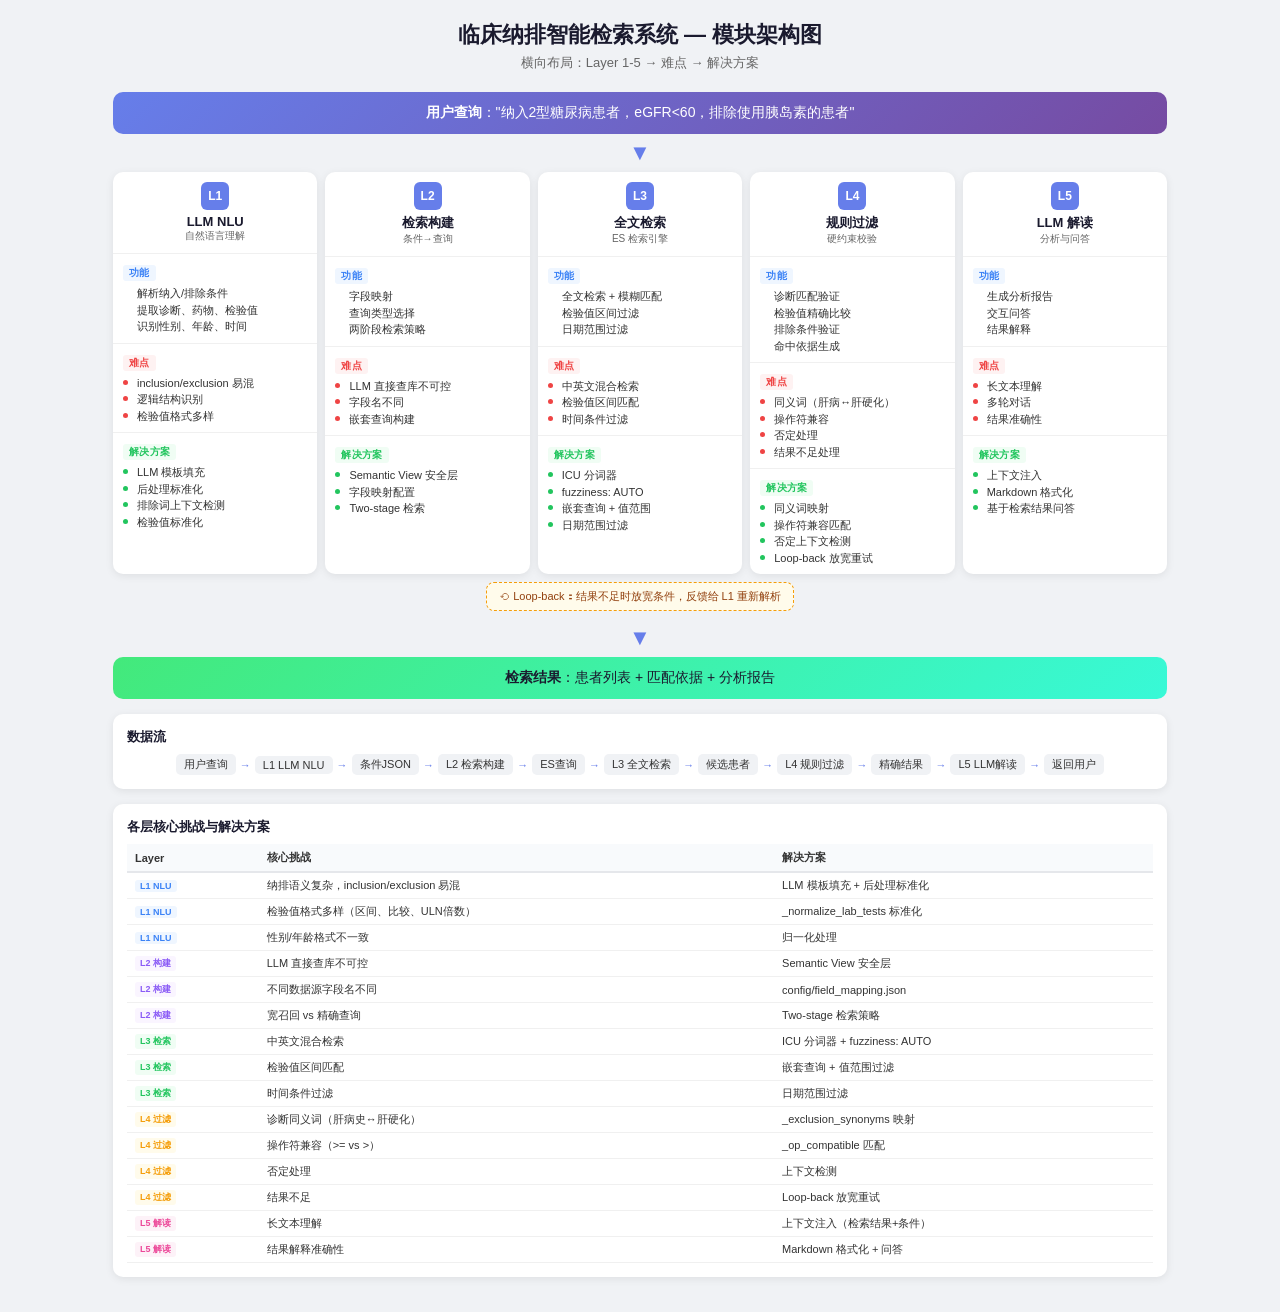
<file: static/system_diagram.html>
<!DOCTYPE html>
<html lang="zh-CN">
<head>
<meta charset="UTF-8">
<meta name="viewport" content="width=device-width, initial-scale=1.0">
<title>系统模块图 - 临床纳排检索系统</title>
<style>
* { margin: 0; padding: 0; box-sizing: border-box; }
body { font-family: -apple-system, BlinkMacSystemFont, 'Segoe UI', Roboto, 'Noto Sans SC', sans-serif; background: #f0f2f5; padding: 20px; color: #333; }
.header { text-align: center; margin-bottom: 20px; }
.header h1 { font-size: 22px; color: #1a1a2e; margin-bottom: 4px; }
.header p { color: #666; font-size: 13px; }
.io-box { width: 85%; max-width: 1200px; margin: 0 auto; }
.input-box { background: linear-gradient(135deg, #667eea, #764ba2); color: white; padding: 12px 20px; border-radius: 10px; text-align: center; font-size: 14px; }
.output-box { background: linear-gradient(135deg, #43e97b, #38f9d7); color: #1a1a2e; padding: 12px 20px; border-radius: 10px; text-align: center; font-size: 14px; }
.arrow { text-align: center; font-size: 22px; color: #667eea; padding: 6px 0; }
.layers-container { display: flex; gap: 8px; width: 85%; max-width: 1200px; margin: 0 auto; }
.layer { flex: 1; background: white; border-radius: 10px; box-shadow: 0 2px 8px rgba(0,0,0,0.08); overflow: hidden; display: flex; flex-direction: column; }
.layer-header { padding: 10px 12px; text-align: center; border-bottom: 1px solid #f0f0f0; }
.layer-num { background: #667eea; color: white; width: 28px; height: 28px; border-radius: 6px; display: inline-flex; align-items: center; justify-content: center; font-weight: 700; font-size: 12px; margin-bottom: 4px; }
.layer-title { font-size: 13px; font-weight: 700; color: #1a1a2e; }
.layer-subtitle { font-size: 10px; color: #666; }
.section { padding: 8px 10px; border-bottom: 1px solid #f0f0f0; }
.section:last-child { border-bottom: none; }
.section-title { font-size: 10px; font-weight: 700; text-transform: uppercase; letter-spacing: 0.3px; margin-bottom: 4px; padding: 1px 6px; border-radius: 3px; display: inline-block; }
.section-title.func { background: #eff6ff; color: #3b82f6; }
.section-title.challenge { background: #fef2f2; color: #ef4444; }
.section-title.solution { background: #f0fdf4; color: #22c55e; }
.section ul { list-style: none; padding: 0; }
.section li { font-size: 11px; line-height: 1.5; padding-left: 14px; position: relative; }
.section li::before { content: ''; position: absolute; left: 0; top: 5px; width: 5px; height: 5px; border-radius: 50%; }
.section.challenge li::before { background: #ef4444; }
.section.solution li::before { background: #22c55e; }
.loop-back { background: #fffbeb; border: 1px dashed #f59e0b; border-radius: 8px; padding: 6px 12px; margin: 8px auto; width: fit-content; font-size: 11px; color: #92400e; }
.data-flow { background: white; border-radius: 10px; padding: 14px; margin: 15px auto; width: 85%; max-width: 1200px; box-shadow: 0 2px 8px rgba(0,0,0,0.08); }
.data-flow h3 { font-size: 13px; margin-bottom: 8px; color: #1a1a2e; }
.flow-steps { display: flex; align-items: center; justify-content: center; flex-wrap: wrap; gap: 4px; font-size: 11px; }
.flow-step { background: #f0f2f5; padding: 3px 8px; border-radius: 5px; }
.flow-arrow { color: #667eea; font-weight: 700; }
.summary-table { background: white; border-radius: 10px; padding: 14px; margin: 15px auto; width: 85%; max-width: 1200px; box-shadow: 0 2px 8px rgba(0,0,0,0.08); }
.summary-table h3 { font-size: 13px; margin-bottom: 8px; color: #1a1a2e; }
.summary-table table { width: 100%; border-collapse: collapse; font-size: 11px; }
.summary-table th { background: #f8fafc; padding: 6px 8px; text-align: left; border-bottom: 2px solid #e5e7eb; font-weight: 600; }
.summary-table td { padding: 5px 8px; border-bottom: 1px solid #f0f0f0; }
.summary-table tr:hover { background: #f8fafc; }
.tag { display: inline-block; padding: 1px 5px; border-radius: 3px; font-size: 9px; font-weight: 600; }
.tag-l1 { background: #eff6ff; color: #3b82f6; }
.tag-l2 { background: #faf5ff; color: #8b5cf6; }
.tag-l3 { background: #f0fdf4; color: #22c55e; }
.tag-l4 { background: #fffbeb; color: #f59e0b; }
.tag-l5 { background: #fdf2f8; color: #ec4899; }
</style>
</head>
<body>

<div class="header">
  <h1>临床纳排智能检索系统 — 模块架构图</h1>
  <p>横向布局：Layer 1-5 → 难点 → 解决方案</p>
</div>

<!-- 输入 -->
<div class="io-box">
  <div class="input-box">
    <b>用户查询</b>："纳入2型糖尿病患者，eGFR&lt;60，排除使用胰岛素的患者"
  </div>
</div>
<div class="arrow">▼</div>

<!-- 横向五层 -->
<div class="layers-container">
  <!-- Layer 1 -->
  <div class="layer">
    <div class="layer-header">
      <div class="layer-num">L1</div>
      <div class="layer-title">LLM NLU</div>
      <div class="layer-subtitle">自然语言理解</div>
    </div>
    <div class="section">
      <div class="section-title func">功能</div>
      <ul>
        <li>解析纳入/排除条件</li>
        <li>提取诊断、药物、检验值</li>
        <li>识别性别、年龄、时间</li>
      </ul>
    </div>
    <div class="section challenge">
      <div class="section-title challenge">难点</div>
      <ul>
        <li>inclusion/exclusion 易混</li>
        <li>逻辑结构识别</li>
        <li>检验值格式多样</li>
      </ul>
    </div>
    <div class="section solution">
      <div class="section-title solution">解决方案</div>
      <ul>
        <li>LLM 模板填充</li>
        <li>后处理标准化</li>
        <li>排除词上下文检测</li>
        <li>检验值标准化</li>
      </ul>
    </div>
  </div>

  <!-- Layer 2 -->
  <div class="layer">
    <div class="layer-header">
      <div class="layer-num">L2</div>
      <div class="layer-title">检索构建</div>
      <div class="layer-subtitle">条件→查询</div>
    </div>
    <div class="section">
      <div class="section-title func">功能</div>
      <ul>
        <li>字段映射</li>
        <li>查询类型选择</li>
        <li>两阶段检索策略</li>
      </ul>
    </div>
    <div class="section challenge">
      <div class="section-title challenge">难点</div>
      <ul>
        <li>LLM 直接查库不可控</li>
        <li>字段名不同</li>
        <li>嵌套查询构建</li>
      </ul>
    </div>
    <div class="section solution">
      <div class="section-title solution">解决方案</div>
      <ul>
        <li>Semantic View 安全层</li>
        <li>字段映射配置</li>
        <li>Two-stage 检索</li>
      </ul>
    </div>
  </div>

  <!-- Layer 3 -->
  <div class="layer">
    <div class="layer-header">
      <div class="layer-num">L3</div>
      <div class="layer-title">全文检索</div>
      <div class="layer-subtitle">ES 检索引擎</div>
    </div>
    <div class="section">
      <div class="section-title func">功能</div>
      <ul>
        <li>全文检索 + 模糊匹配</li>
        <li>检验值区间过滤</li>
        <li>日期范围过滤</li>
      </ul>
    </div>
    <div class="section challenge">
      <div class="section-title challenge">难点</div>
      <ul>
        <li>中英文混合检索</li>
        <li>检验值区间匹配</li>
        <li>时间条件过滤</li>
      </ul>
    </div>
    <div class="section solution">
      <div class="section-title solution">解决方案</div>
      <ul>
        <li>ICU 分词器</li>
        <li>fuzziness: AUTO</li>
        <li>嵌套查询 + 值范围</li>
        <li>日期范围过滤</li>
      </ul>
    </div>
  </div>

  <!-- Layer 4 -->
  <div class="layer">
    <div class="layer-header">
      <div class="layer-num">L4</div>
      <div class="layer-title">规则过滤</div>
      <div class="layer-subtitle">硬约束校验</div>
    </div>
    <div class="section">
      <div class="section-title func">功能</div>
      <ul>
        <li>诊断匹配验证</li>
        <li>检验值精确比较</li>
        <li>排除条件验证</li>
        <li>命中依据生成</li>
      </ul>
    </div>
    <div class="section challenge">
      <div class="section-title challenge">难点</div>
      <ul>
        <li>同义词（肝病↔肝硬化）</li>
        <li>操作符兼容</li>
        <li>否定处理</li>
        <li>结果不足处理</li>
      </ul>
    </div>
    <div class="section solution">
      <div class="section-title solution">解决方案</div>
      <ul>
        <li>同义词映射</li>
        <li>操作符兼容匹配</li>
        <li>否定上下文检测</li>
        <li>Loop-back 放宽重试</li>
      </ul>
    </div>
  </div>

  <!-- Layer 5 -->
  <div class="layer">
    <div class="layer-header">
      <div class="layer-num">L5</div>
      <div class="layer-title">LLM 解读</div>
      <div class="layer-subtitle">分析与问答</div>
    </div>
    <div class="section">
      <div class="section-title func">功能</div>
      <ul>
        <li>生成分析报告</li>
        <li>交互问答</li>
        <li>结果解释</li>
      </ul>
    </div>
    <div class="section challenge">
      <div class="section-title challenge">难点</div>
      <ul>
        <li>长文本理解</li>
        <li>多轮对话</li>
        <li>结果准确性</li>
      </ul>
    </div>
    <div class="section solution">
      <div class="section-title solution">解决方案</div>
      <ul>
        <li>上下文注入</li>
        <li>Markdown 格式化</li>
        <li>基于检索结果问答</li>
      </ul>
    </div>
  </div>
</div>

<!-- Loop-back -->
<div class="loop-back">⟲ Loop-back：结果不足时放宽条件，反馈给 L1 重新解析</div>

<div class="arrow">▼</div>

<!-- 输出 -->
<div class="io-box">
  <div class="output-box">
    <b>检索结果</b>：患者列表 + 匹配依据 + 分析报告
  </div>
</div>

<!-- 数据流 -->
<div class="data-flow">
  <h3>数据流</h3>
  <div class="flow-steps">
    <span class="flow-step">用户查询</span>
    <span class="flow-arrow">→</span>
    <span class="flow-step">L1 LLM NLU</span>
    <span class="flow-arrow">→</span>
    <span class="flow-step">条件JSON</span>
    <span class="flow-arrow">→</span>
    <span class="flow-step">L2 检索构建</span>
    <span class="flow-arrow">→</span>
    <span class="flow-step">ES查询</span>
    <span class="flow-arrow">→</span>
    <span class="flow-step">L3 全文检索</span>
    <span class="flow-arrow">→</span>
    <span class="flow-step">候选患者</span>
    <span class="flow-arrow">→</span>
    <span class="flow-step">L4 规则过滤</span>
    <span class="flow-arrow">→</span>
    <span class="flow-step">精确结果</span>
    <span class="flow-arrow">→</span>
    <span class="flow-step">L5 LLM解读</span>
    <span class="flow-arrow">→</span>
    <span class="flow-step">返回用户</span>
  </div>
</div>

<!-- 汇总表 -->
<div class="summary-table">
  <h3>各层核心挑战与解决方案</h3>
  <table>
    <thead>
      <tr><th>Layer</th><th>核心挑战</th><th>解决方案</th></tr>
    </thead>
    <tbody>
      <tr><td><span class="tag tag-l1">L1 NLU</span></td><td>纳排语义复杂，inclusion/exclusion 易混</td><td>LLM 模板填充 + 后处理标准化</td></tr>
      <tr><td><span class="tag tag-l1">L1 NLU</span></td><td>检验值格式多样（区间、比较、ULN倍数）</td><td>_normalize_lab_tests 标准化</td></tr>
      <tr><td><span class="tag tag-l1">L1 NLU</span></td><td>性别/年龄格式不一致</td><td>归一化处理</td></tr>
      <tr><td><span class="tag tag-l2">L2 构建</span></td><td>LLM 直接查库不可控</td><td>Semantic View 安全层</td></tr>
      <tr><td><span class="tag tag-l2">L2 构建</span></td><td>不同数据源字段名不同</td><td>config/field_mapping.json</td></tr>
      <tr><td><span class="tag tag-l2">L2 构建</span></td><td>宽召回 vs 精确查询</td><td>Two-stage 检索策略</td></tr>
      <tr><td><span class="tag tag-l3">L3 检索</span></td><td>中英文混合检索</td><td>ICU 分词器 + fuzziness: AUTO</td></tr>
      <tr><td><span class="tag tag-l3">L3 检索</span></td><td>检验值区间匹配</td><td>嵌套查询 + 值范围过滤</td></tr>
      <tr><td><span class="tag tag-l3">L3 检索</span></td><td>时间条件过滤</td><td>日期范围过滤</td></tr>
      <tr><td><span class="tag tag-l4">L4 过滤</span></td><td>诊断同义词（肝病史↔肝硬化）</td><td>_exclusion_synonyms 映射</td></tr>
      <tr><td><span class="tag tag-l4">L4 过滤</span></td><td>操作符兼容（>= vs >）</td><td>_op_compatible 匹配</td></tr>
      <tr><td><span class="tag tag-l4">L4 过滤</span></td><td>否定处理</td><td>上下文检测</td></tr>
      <tr><td><span class="tag tag-l4">L4 过滤</span></td><td>结果不足</td><td>Loop-back 放宽重试</td></tr>
      <tr><td><span class="tag tag-l5">L5 解读</span></td><td>长文本理解</td><td>上下文注入（检索结果+条件）</td></tr>
      <tr><td><span class="tag tag-l5">L5 解读</span></td><td>结果解释准确性</td><td>Markdown 格式化 + 问答</td></tr>
    </tbody>
  </table>
</div>

</body>
</html>
</file>
